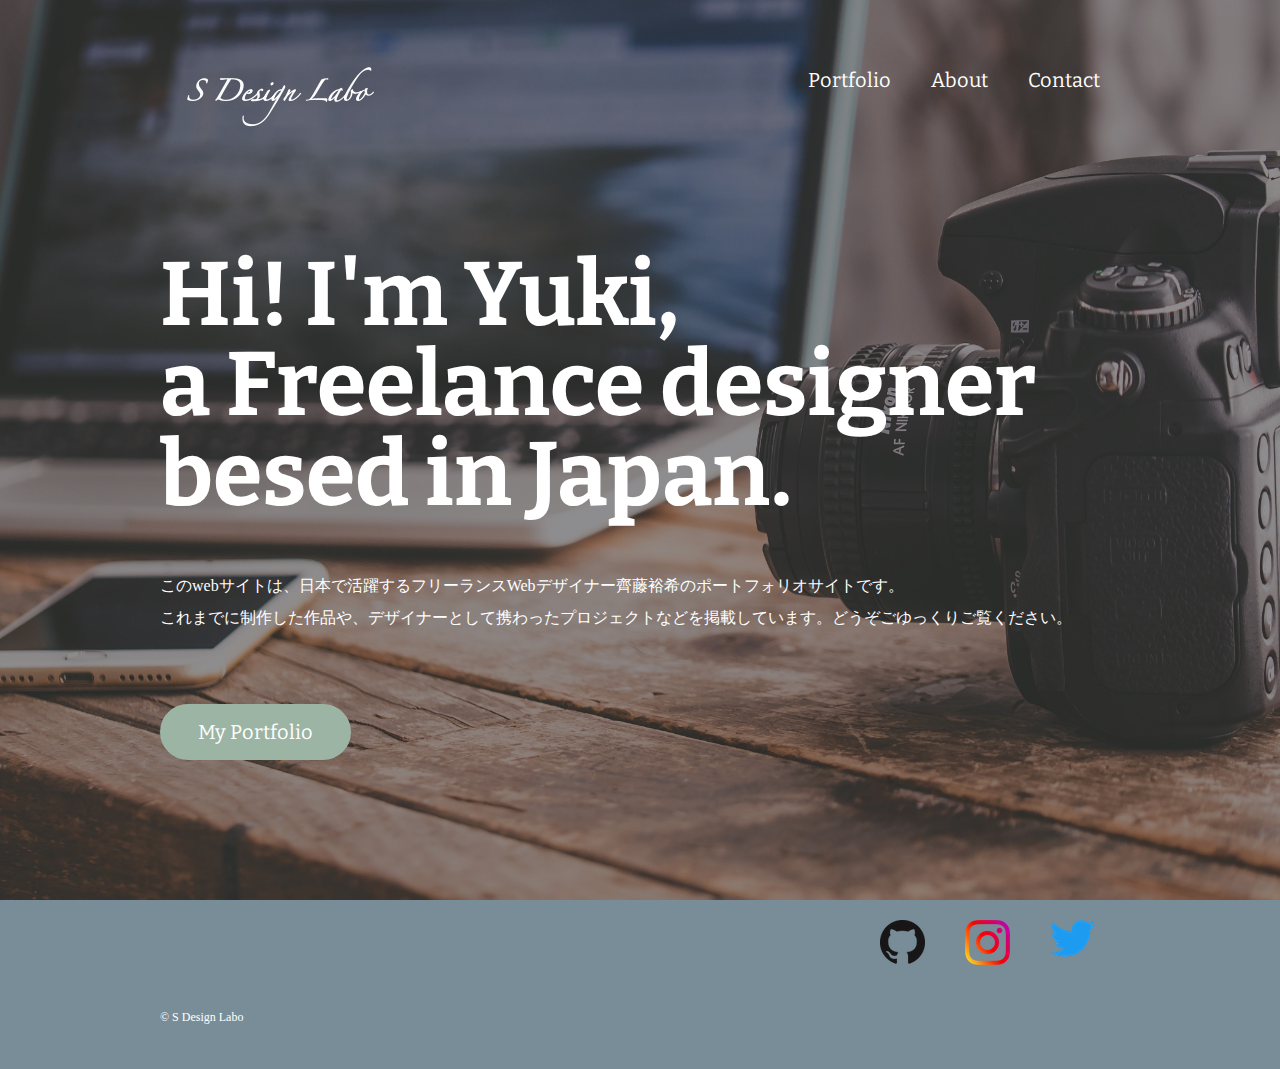
<file: index.html>
<!-- フルスクリーンページ -->
<!DOCTYPE html>
<html>

  <head>
    <meta charset="UTF-8">
    <meta name="viewport" content="width=device-width,initial-scale=1"><!-- viewportの設定 -->
    <title>「S design labo」Official Website</title>
    <link href="https://fonts.googleapis.com/css2?family=Bitter:wght@400;700&display=swap" rel="stylesheet"><!-- GoogleFonts -->
    <link href="css/style.css" rel="stylesheet">
    <link href="images/favicon-b.ico" rel="shortcut icon">
  </head>

  <body id="index">

    <!--header-->

    <header>
      <div class="logo"><a href="index.html"><img src="images/logo-b.png" alt="S design labo"></a></div>
      <nav>
        <ul class="global-nav">
          <li><a href="portfolio.html">Portfolio</a></li>
          <li><a href="about.html">About</a></li>
          <li><a href="contact.html">Contact</a></li>
        </ul>
      </nav>
    </header>

    <!--header-->

    <!--wrap-->

    <div id="wrap">
      <div class="content">
        <h1>Hi! I'm Yuki,<br>a Freelance designer besed in Japan.</h1>
        <p>このwebサイトは、日本で活躍するフリーランスWebデザイナー齊藤裕希のポートフォリオサイトです。<br>
          これまでに制作した作品や、デザイナーとして携わったプロジェクトなどを掲載しています。どうぞごゆっくりご覧ください。</p>
        <p class="btn"> <a href="portfolio.html">My Portfolio</a></p>
      </div>
    </div>

    <!--wrap-->

    <!--footer-->

    <footer>
      <nav>
        <ul class="SNS">
          <li><a href="https://github.com/7sprinkle"><img src="images/GitHub-logo.png" alt="齊藤裕希GitHubアカウント" class=""></a></li>
          <li><a href="https://www.instagram.com/zetsuken0507/"><img src="images/Instagram-logo.png" alt="齊藤裕希Instagramアカウント" class=""></a></li>
          <li><a href="https://twitter.com/AfDvMDgssmpGFT0"><img src="images/Twitter-logo.png" alt="齊藤裕希twitterアカウント" class=""></a></li>
        </ul>
      </nav>
      <small>&copy; S Design Labo</small>
    </footer>

    <!-- footer -->
  </body>
</html>
</file>
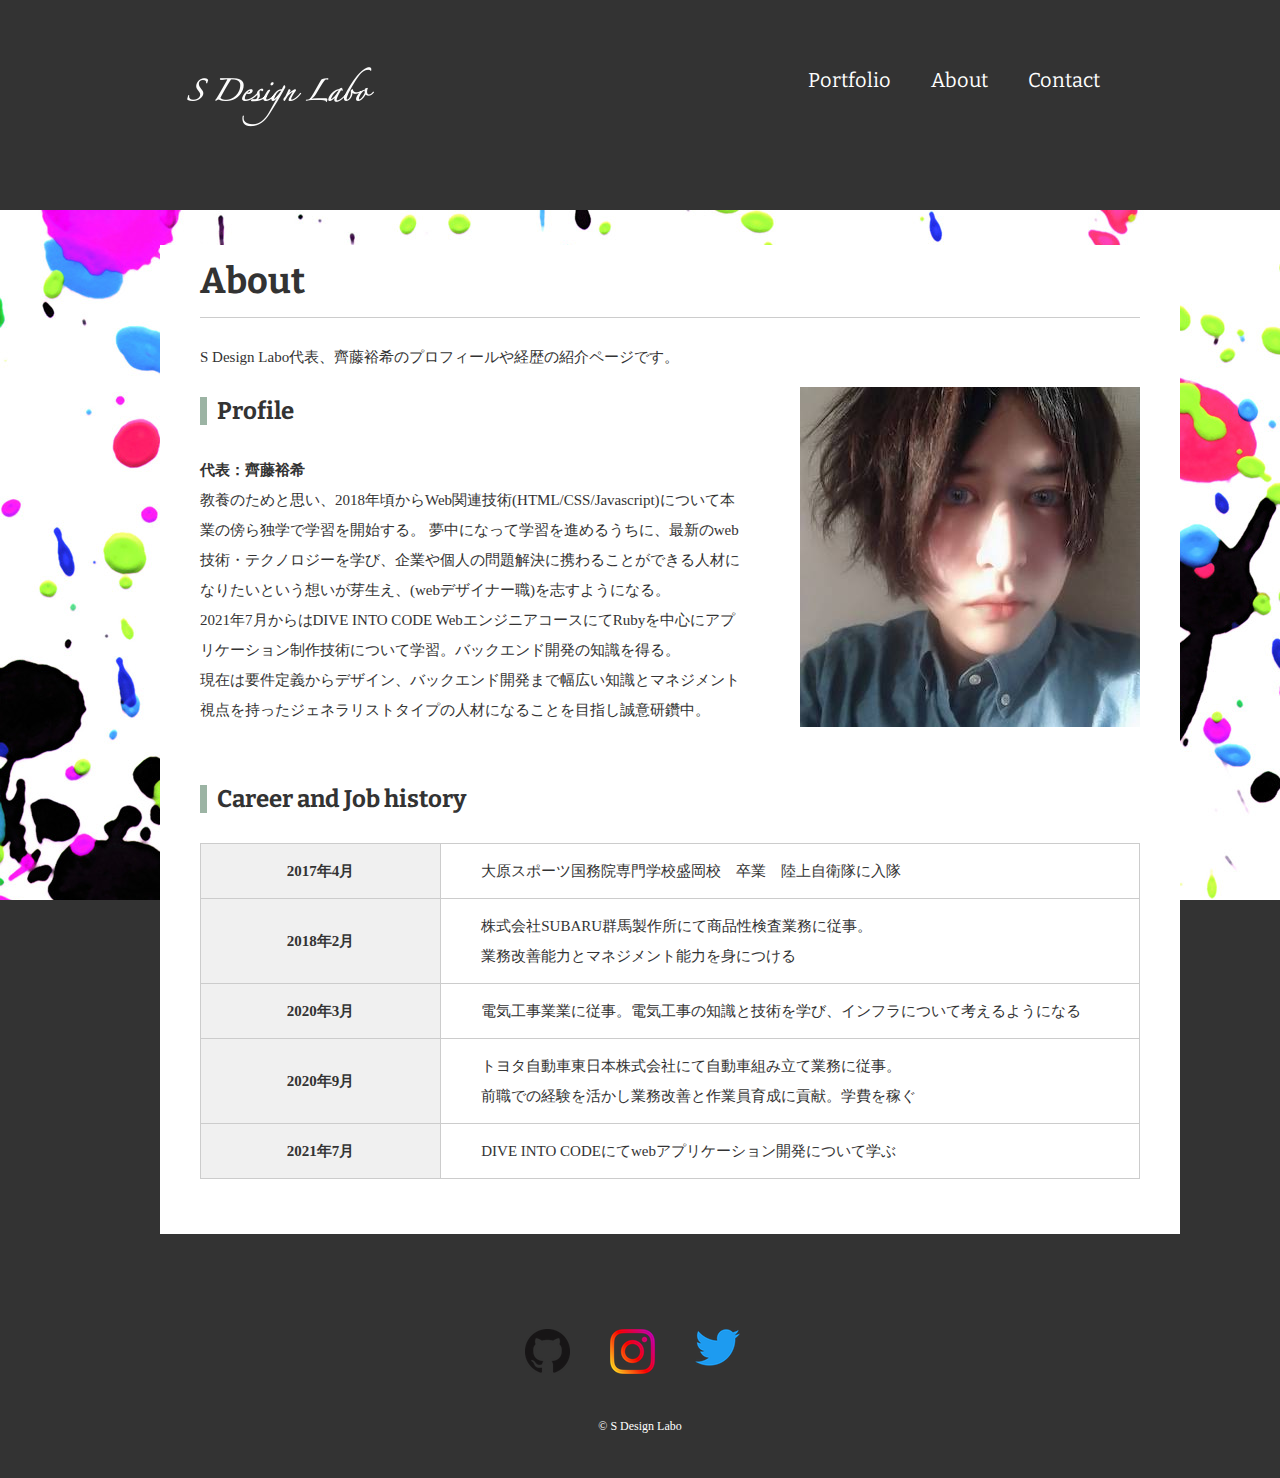
<file: about.html>
<!-- ジングルカラム -->
<!DOCTYPE html>
<html>
  <head>
    <meta charset="UTF-8">
    <meta name="viewport" content="width=device-width,initial-scale=1"><!-- viewportの設定 -->
    <title>About|「S design labo」Official Website</title>
    <link href="https://fonts.googleapis.com/css2?family=Bitter:wght@400;700&display=swap" rel="stylesheet"><!-- GoogleFonts -->
    <link href="css/style.css" rel="stylesheet">
    <link href="images/favicon-b.ico" rel="shortcut icon">
  </head>

  <body id="about">

    <!--header-->

    <header>
      <div class="logo"><a href="index.html"><img src="images/logo-b.png" alt="S design labo"></a></div>
      <nav>
        <ul class="global-nav">
          <li><a href="portfolio.html">Portfolio</a></li>
          <li><a href="about.html">About</a></li>
          <li><a href="contact.html">Contact</a></li>
        </ul>
      </nav>
    </header>

    <!--header-->

    <!--wrap-->

    <div id="wrap">
      <div class="content">
        <div class="main-center">
          <h1>About</h1>
          <p>S Design Labo代表、齊藤裕希のプロフィールや経歴の紹介ページです。</p>
          <section class="profile clearfix">
            <div class="profile-txt">
              <h2 class="icon">Profile</h2>
              <p><span>代表：齊藤裕希</span><br>
                教養のためと思い、2018年頃からWeb関連技術(HTML/CSS/Javascript)について本業の傍ら独学で学習を開始する。
                夢中になって学習を進めるうちに、最新のweb技術・テクノロジーを学び、企業や個人の問題解決に携わることができる人材になりたいという想いが芽生え、(webデザイナー職)を志すようになる。<br>
                2021年7月からはDIVE INTO CODE WebエンジニアコースにてRubyを中心にアプリケーション制作技術について学習。バックエンド開発の知識を得る。<br>
                現在は要件定義からデザイン、バックエンド開発まで幅広い知識とマネジメント視点を持ったジェネラリストタイプの人材になることを目指し誠意研鑽中。
              </p>
            </div>
            <img src="images/about-profile-b.png" alt="齊藤裕希プロフィール画像" class="profile-image">
          </section>
          <section class="career">
            <h2 class="icon">Career and Job history</h2>
            <table>
              <tr>
                <th>2017年4月</th>
                <td>大原スポーツ国務院専門学校盛岡校　卒業　陸上自衛隊に入隊</td>
              </tr>
              <tr>
                <th>2018年2月</th>
                <td>株式会社SUBARU群馬製作所にて商品性検査業務に従事。<br>業務改善能力とマネジメント能力を身につける</td>
              </tr>
              <tr>
                <th>2020年3月</th>
                <td>電気工事業業に従事。電気工事の知識と技術を学び、インフラについて考えるようになる</td>
              </tr>
              <tr>
                <th>2020年9月</th>
                <td>トヨタ自動車東日本株式会社にて自動車組み立て業務に従事。<br>前職での経験を活かし業務改善と作業員育成に貢献。学費を稼ぐ</td>
              </tr>
              <tr>
                <th>2021年7月</th>
                <td>DIVE INTO CODEにてwebアプリケーション開発について学ぶ</td>
              </tr>
            </table>
          </section>
        </div>
      </div>
    </div>

    <!--wrap-->

    <!--footer-->

    <footer>
      <nav>
        <ul class="SNS">
          <li><a href="https://github.com/7sprinkle"><img src="images/GitHub-logo.png" alt="齊藤裕希GitHubアカウント" class=""></a></li>
          <li><a href="https://www.instagram.com/zetsuken0507/"><img src="images/Instagram-logo.png" alt="齊藤裕希Instagramアカウント" class=""></a></li>
          <li><a href="https://twitter.com/AfDvMDgssmpGFT0"><img src="images/Twitter-logo.png" alt="齊藤裕希twitterアカウント" class=""></a></li>
        </ul>
      </nav>
      <small>&copy; S Design Labo</small>
    </footer>

    <!--footer-->

  </body>
</html>
</file>
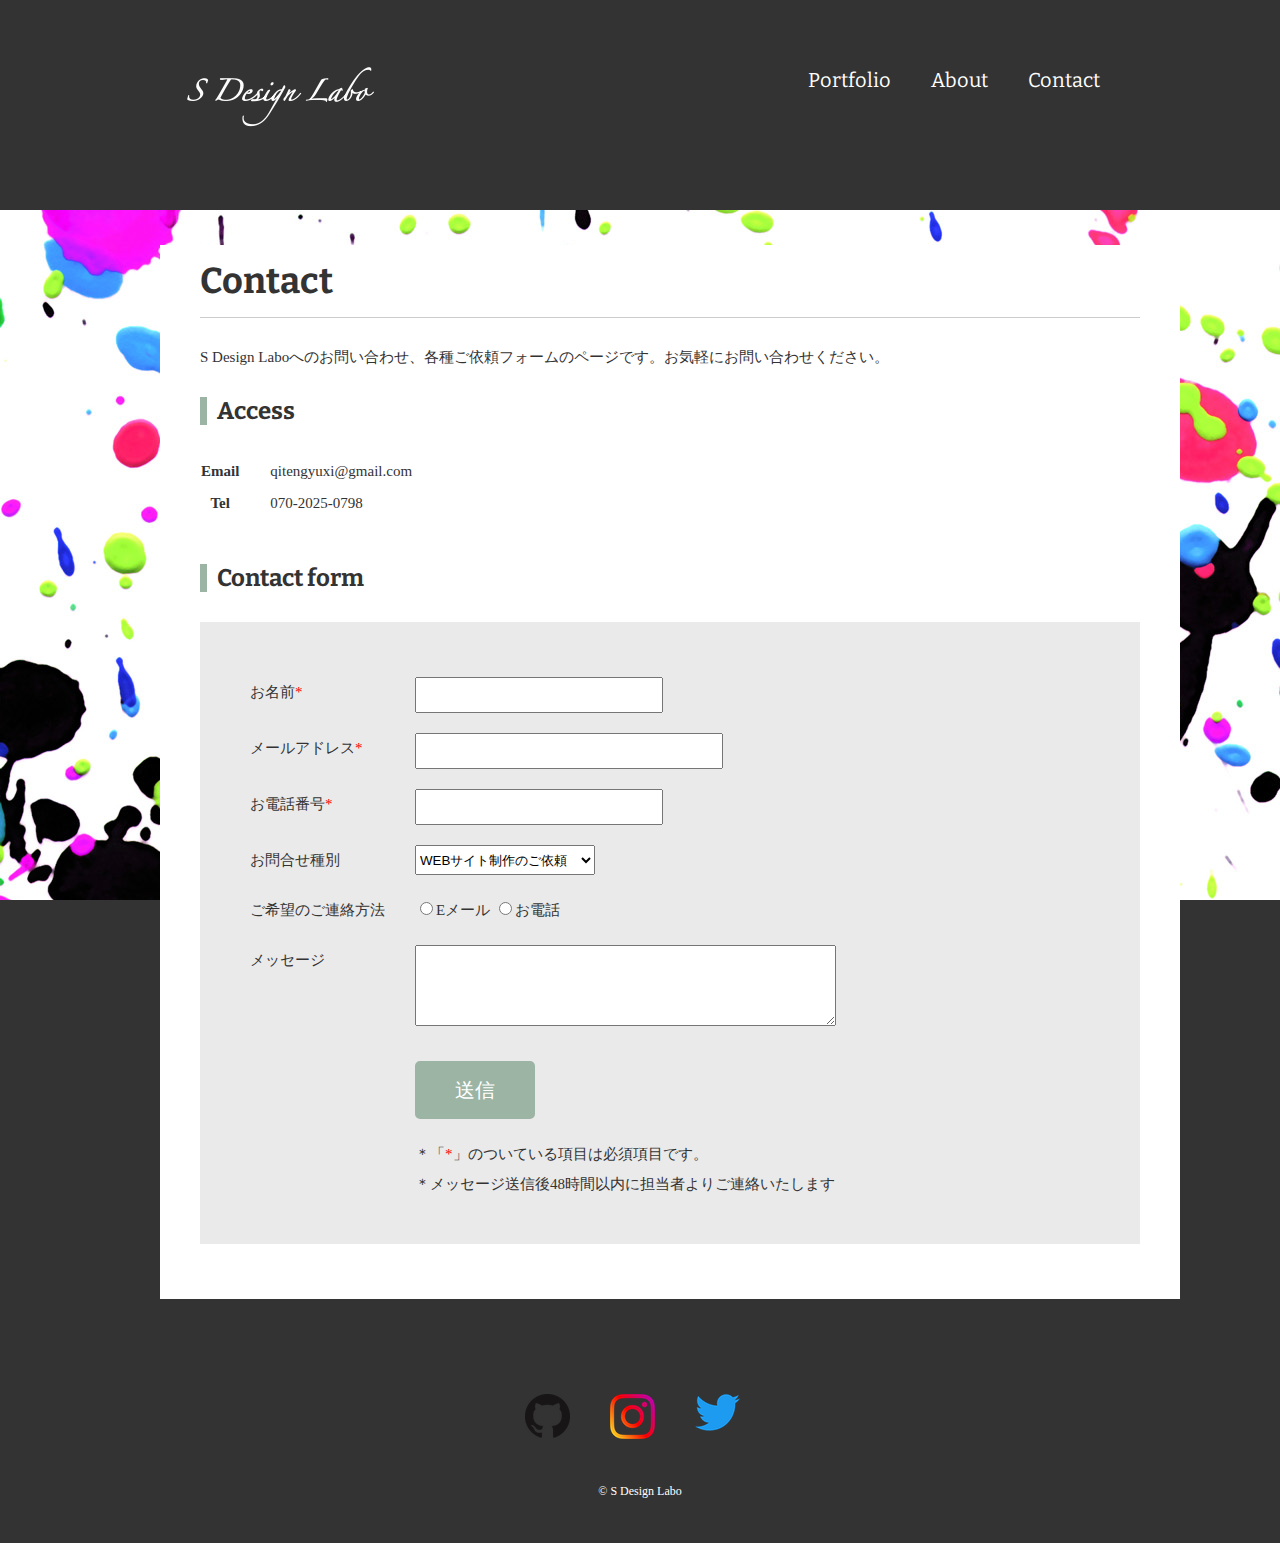
<file: contact.html>
<!DOCTYPE html>
<html>
  <head>
    <meta charset="UTF-8">
    <meta name="viewport" content="width=device-width,initial-scale=1"><!-- viewportの設定 -->
    <title>Contaact|「S design labo」Official Website</title>
    <link href="https://fonts.googleapis.com/css2?family=Bitter:wght@400;700&display=swap" rel="stylesheet"><!-- GoogleFonts -->
    <link href="css/style.css" rel="stylesheet">
    <link href="images/favicon-b.ico" rel="shortcut icon"><!-- ファビコンリンク -->
  </head>
  <body id="contact">

    <!--header-->

    <header>
      <div class="logo"><a href="index.html"><img src="images/logo-b.png" alt="S design labo"></a></div>
      <nav>
        <ul class="global-nav">
          <li><a href="portfolio.html">Portfolio</a></li>
          <li><a href="about.html">About</a></li>
          <li><a href="contact.html">Contact</a></li>
        </ul>
      </nav>
    </header>

    <!--header-->

    <!--wrap-->

    <div id="wrap">
      <div class="content">
       <div class="main-center">
         <h1>Contact</h1>
         <p>S Design Laboへのお問い合わせ、各種ご依頼フォームのページです。お気軽にお問い合わせください。</p>
         <section class="access clearfix">
           <h2 class="icon">Access</h2>
           <table>
             <tr>
               <th>Email</th>
               <td>qitengyuxi@gmail.com</td>
             </tr>
             <tr>
               <th>Tel</th>
               <td>070-2025-0798</td>
             </tr>
           </table>
           <!-- <iframe src="https://www.google.com/maps/embed?pb=!1m14!1m12!1m3!1d5473.047518931226!2d139.11237510220428!3d34.87669728247108!2m3!1f0!2f0!3f0!3m2!1i1024!2i768!4f13.1!5e0!3m2!1sja!2sjp!4v1646889775361!5m2!1sja!2sjp" width="460" height="220" style="border:0;" allowfullscreen="" loading="lazy"></iframe> -->
         </section>
         <section>
           <h2 class="icon">Contact form</h2>
           <div class="form">
             <form action="">
               <dl>
                 <dt><span class="required">お名前</span></dt>
                 <dd><input type="text" name="name" class="name" required></dd>
                 <dt><span class="required">メールアドレス</span></dt>
                 <dd><input type="email" name="email" class="email" required></dd>
                 <dt><span class="required">お電話番号</span></dt>
                 <dd><input type="tel" name="tel" class="tel"></dd>
                 <dt>お問合せ種別</dt>
                 <dd>
                   <select name="type" class="type">
                     <option value="WEBサイト制作のご依頼">WEBサイト制作のご依頼</option>
                     <option value="撮影のご依頼">撮影のご依頼</option>
                     <option value="その他お問合せ">その他お問合せ</option>
                   </select>
                 </dd>
                 <dt>ご希望のご連絡方法</dt>
                 <dd>
                   <input type="radio" name="contact" value="Eメール">Eメール
                   <input type="radio" name="contact" value="お電話">お電話
                 </dd>
                 <dt>メッセージ</dt>
                 <dd><textarea name="message" class="massage" cols="50" rows="5"></textarea></dd>
               </dl>
               <button type="submit" class="btn">送信</button>
               <div class="attention">
                 <p>＊「<span class="required"></span>」のついている項目は必須項目です。<br>＊メッセージ送信後48時間以内に担当者よりご連絡いたします</p>
               </div>
             </form>
           </div>
         </section>
       </div>
      </div>
    </div>

    <!--wrap-->

    <!--footer-->

    <footer>
      <nav>
        <ul class="SNS">
          <li><a href="https://github.com/7sprinkle"><img src="images/GitHub-logo.png" alt="齊藤裕希GitHubアカウント" class=""></a></li>
          <li><a href="https://www.instagram.com/zetsuken0507/"><img src="images/Instagram-logo.png" alt="齊藤裕希Instagramアカウント" class=""></a></li>
          <li><a href="https://twitter.com/AfDvMDgssmpGFT0"><img src="images/Twitter-logo.png" alt="齊藤裕希twitterアカウント" class=""></a></li>
        </ul>
      </nav>
      <small>&copy; S Design Labo</small>
    </footer>

    <!--footer-->

  </body>
</html>
</file>
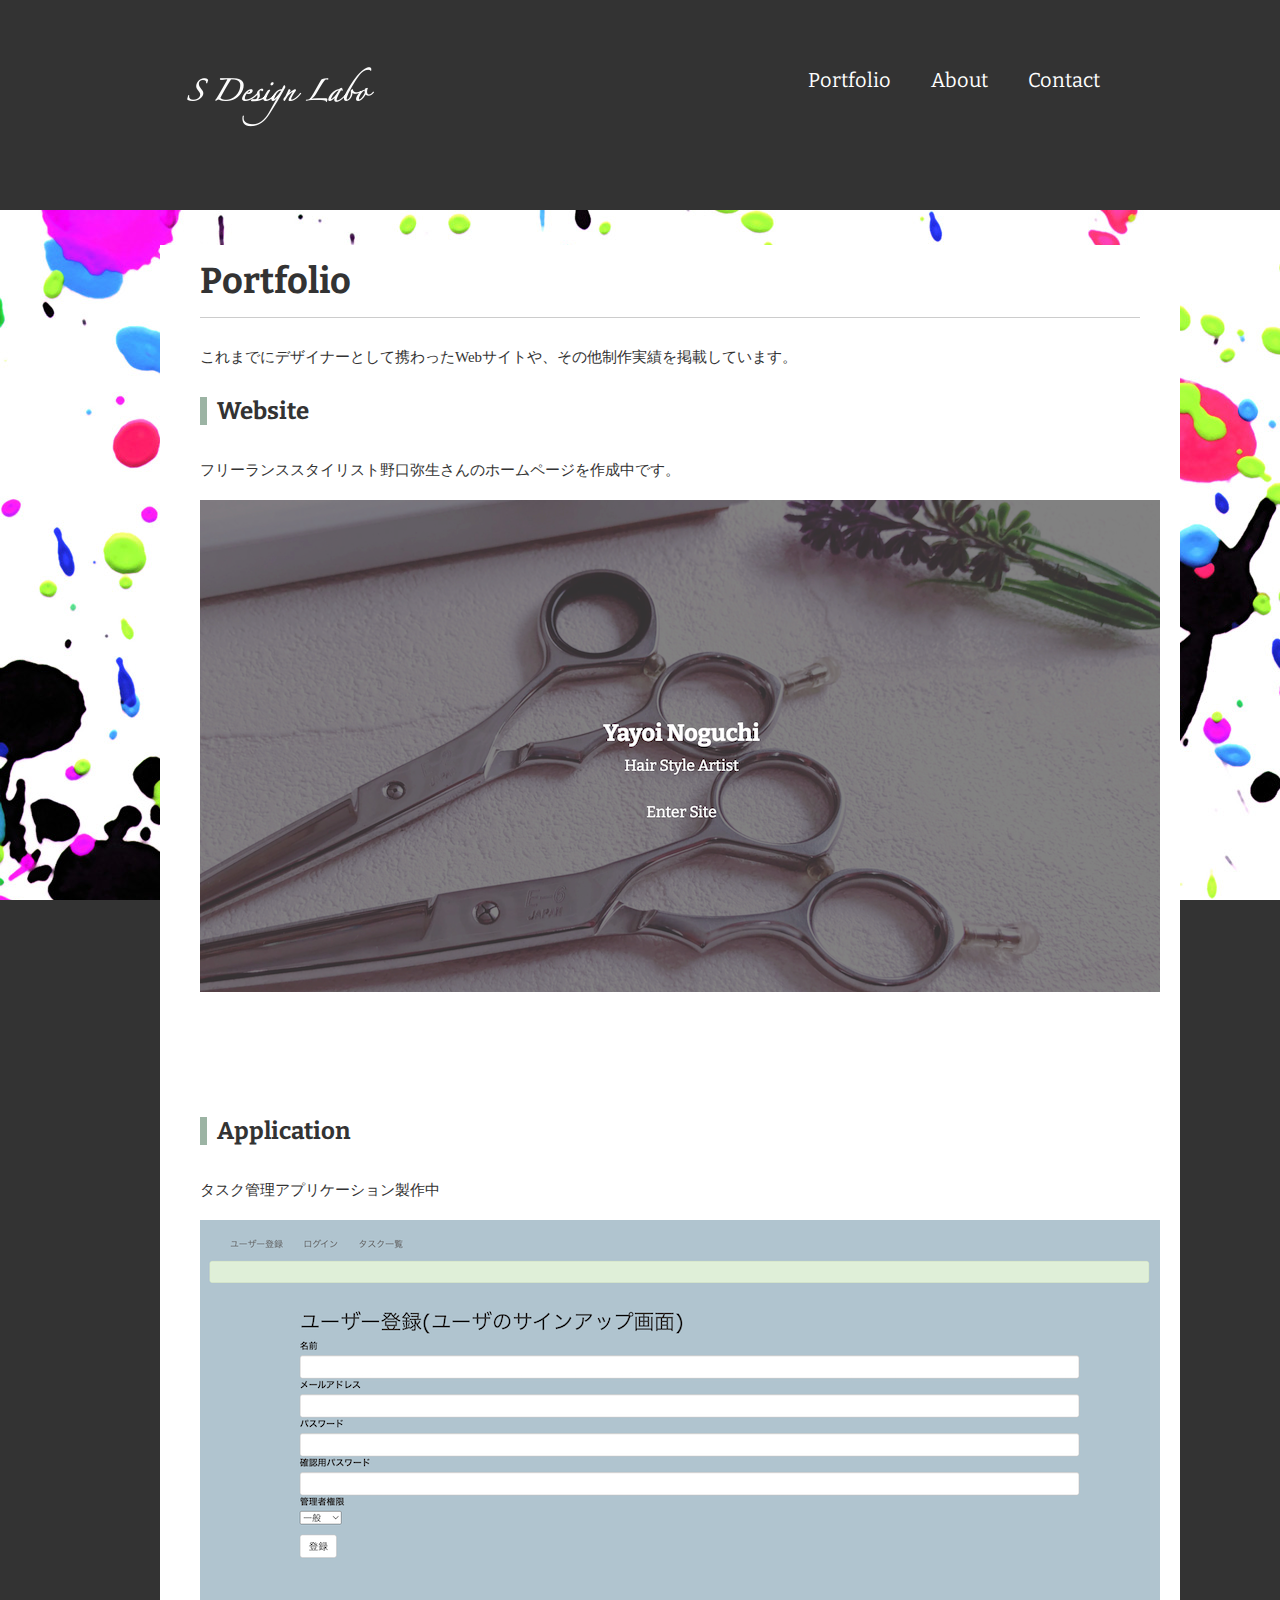
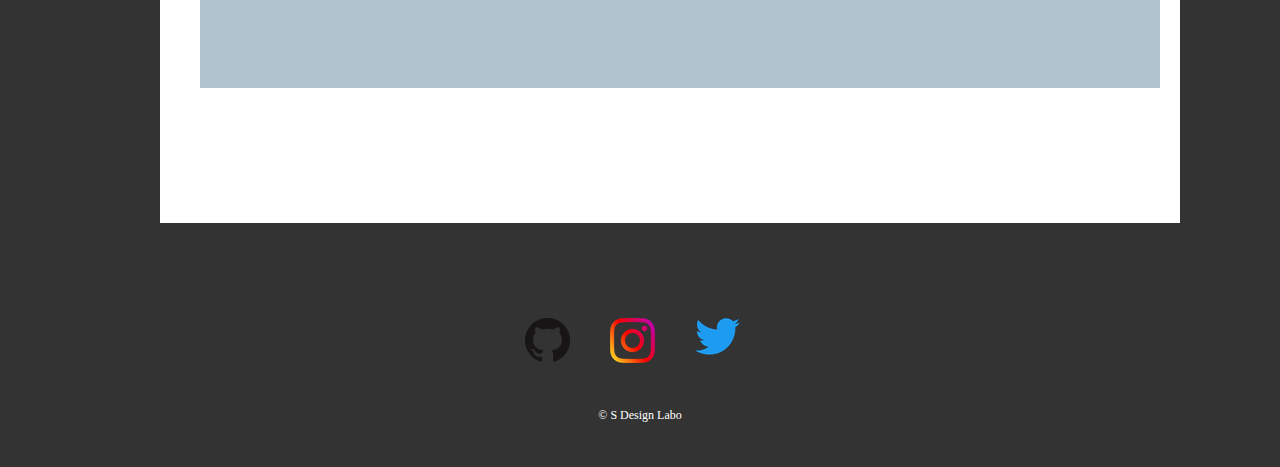
<file: portfolio.html>
<!DOCTYPE html>
<html>
  <head>
    <meta charset="UTF-8">
    <meta name="viewport" content="width=device-width,initial-scale=1"><!-- viewportの設定 -->
    <title>Portfolio|「S design labo」Official Website</title>
    <link href="https://fonts.googleapis.com/css2?family=Bitter:wght@400;700&display=swap" rel="stylesheet"><!-- GoogleFonts -->
    <link href="css/style.css" rel="stylesheet">
    <link href="images/favicon-b.ico" rel="shortcut icon"><!-- ファビコンリンク -->
  </head>
  <body id="portfolio">

    <!--header-->

    <header>
      <div class="logo"><a href="index.html"><img src="images/logo-b.png" alt="S design labo"></a></div>
      <nav>
        <ul class="global-nav">
          <li><a href="portfolio.html">Portfolio</a></li>
          <li><a href="about.html">About</a></li>
          <li><a href="contact.html">Contact</a></li>
        </ul>
      </nav>
    </header>

    <!--header-->

    <!--wrap-->

    <div id="wrap" class="clearfix">
      <div class="content">
        <div class="main">
          <h1>Portfolio</h1>
          <p>これまでにデザイナーとして携わったWebサイトや、その他制作実績を掲載しています。</p>
          <section id="website">
            <h2 class="icon">Website</h2>
            <p>フリーランススタイリスト野口弥生さんのホームページを作成中です。</p>
            <ul class="clearfix work-list">
              <li><a href="https://7sprinkle.github.io/NY_hair_2/"><img src="images/pf_1.png" alt="Yayoi Noguchi Hiar Style Artist"></a></li>
            </ul>
          </section>
          <section id="application">
            <h2 class="icon">Application</h2>
            <p>タスク管理アプリケーション製作中</p>
            <ul class="clearfix work-list">
              <li><a href="https://serene-woodland-35367.herokuapp.com/"><img src="images/pf_2.png" alt="タスク管理アプリケーション"></a></li>
            </ul>
          </section>
        </div>
      </div>
    </div>

    <!--wrap-->

    <!--footer-->
    <footer>
      <nav>
        <ul class="SNS">
          <li><a href="https://github.com/7sprinkle"><img src="images/GitHub-logo.png" alt="齊藤裕希GitHubアカウント" class=""></a></li>
          <li><a href="https://www.instagram.com/zetsuken0507/"><img src="images/Instagram-logo.png" alt="齊藤裕希Instagramアカウント" class=""></a></li>
          <li><a href="https://twitter.com/AfDvMDgssmpGFT0"><img src="images/Twitter-logo.png" alt="齊藤裕希twitterアカウント" class=""></a></li>
        </ul>
      </nav>
      <small>&copy; S Design Labo</small>
    </footer>

    <!--footer-->

  </body>
</html>
</file>
<file: css/style.css>
@charset "utf-8";

/* ベーススタイル指定 */
body{
  margin: 0;
  padding: 0;
  background-color: #788d98;
  color: #333333;
  font-size: 15px;
  line-height: 2;
}

/* リセットCSS */
p,h1,h2,h3,h4,h5,h6 {
  margin-top: 0;
}

img{
  vertical-align: bottom;/* 垂直方向揃え指定 */
}

ul{
  margin: 0;
  padding: 0;
}

/* リンクの書式・装飾指定 */
a{/* 通常時 */
  color: #3583aa;
  text-decoration: none;
}

a:visited{/* 訪問済 */
  color: #788d98;
}

a:hover{/* ホバー時 */
  text-decoration: underline;
}

/* headerエリアのスタイル指定 */
header{
  width: 960px;
  height: 100px;
  margin: 0 auto;
}

/* class属性をセレクタにする　.クラス名{} */
/* ロゴを左寄せ */
.logo{
  float: left;
  margin-top: 50px;
}
/* メニューを右寄せ */
.global-nav{
  float: right;
  margin-top: 60px;
}
/* メニュー項目を横並びに */
.global-nav li{
  float: left;
  margin: 0 20px;
  font-size: 20px;
  list-style: none;/*行頭アイコン非表示*/
  font-family: 'Bitter', serif;/*GoogleFonts*/
}

/* メニューのリンクカラーだけ白に指定 */
.global-nav li a{
  color: #ffffff;
}

.global-nav li a:hover{
  border-bottom: 1px solid #ffffff;
  padding-bottom: 3px;
  text-decoration: none;/*下線を解除*/
}

/* コンテンツエリア(wrap)のスタイル指定 */
/* id属性をセレクタにする #id名{} */
#wrap{/*子孫セレクタ*/
  clear: both;/* floatによる左右への回り込みを解除 */
  /* background-color: #ffffff; */
  background-image: url(../images/wallpaper-color.jpeg);
  background-attachment: fixed;
  margin-top: 110px;
  padding: 35px 0;
}

.content{
  width: 960px;
  margin: 0 auto;
}

/* footerエリアのスタイル指定 */
footer{
  text-align: center;/*文字の中央揃え*/
  color: #ffffff;
  padding: 40px 0;/*内側上下に余白*/
  background-color: #333333;/* 背景色を指定 */
  margin: 0 auto;
}
/* コピーライト表記フォントサイズ調整 */
footer small{
  padding-top: 40px;
  font-size: 12px;
  display: block;
  clear: both;
}


.SNS{
  width: 270px;
	margin: auto;
  padding-top: 20px;
}

.SNS li{
  float: left;
  margin: 0 20px;
  list-style: none;
}

/* topページのスタイル指定 */
#index h1{/*子孫セレクタ*/
  font-size: 90px;
  line-height: 1;
  color: #ffffff;
  font-family: 'Bitter', serif;
  margin-bottom: 50px;
  border: none;/* h1下の下線を削除 */
}

#index #wrap {
  background-image: none;
}

#index .content{
  margin-top: 150px;
}

#index p{
  font-size: 16px;
  color: #ffffff;
}

/*ボタンの装飾*/
.btn a{
  background-color: #9cb4a4;
  color: #ffffff;
  font-size: 20px;
  font-family: 'Bitter', serif;
  width: 185px;
  display: block;/* インライン要素をブロック要素として扱う*/
  text-align: center;
  line-height: 50px;
  margin-top: 70px;
  border-radius: 30px;
  border: 3px solid #9cb4a4;
}

.btn a:hover{
  text-decoration: none;
  background-color: #ffffff;
  color: #9cb4a4;
}
/* footerの要素を左に寄せる */
#index footer{
  width: 960px;
  margin: 100px auto 0 auto;/* 上部に余白 */
  text-align: left;
  background-color: transparent;/* footerエリアの背景色を透過 */
}

#index footer .SNS{
  width: 270px;
	margin: 0 0 0 700px;
  padding-top: 20px;
}

#index .SNS li{
  float: left;
  margin: 0 20px;
  list-style: none;
}
/* 背景画像設定 */
#index {
  background-image: url(../images/bg-index-b.jpg);/* 背景画像指定 */
  background-repeat: no-repeat;/* 画像の繰り返し解除 */
  background-position: center center;/* 画像開始位置指定 */
  background-attachment: fixed;/* 背景画像固定 */
  background-size: cover;/* 背景画像大きさ指定 */
}
/* プロフィールページのスタイル指定 */
#about {
  background-color: #333333;
  /* background-image: url(../images/bg-about.jpg);背景画像指定 */
  background-repeat: no-repeat;/* 画像の繰り返し解除 */
  background-position: center top;/* 画像開始位置指定 */
  background-attachment: fixed;/* 背景画像固定 */
  background-size: 100% auto;/* 背景画像大きさ指定 */
}
/* メインエリアの幅を指定 */
.main-center {
  width: 940px;
  padding: 0 40px 20px;
  margin: 0 auto;
  background-color:#ffffff ;
}
/* 大見出しのスタイル指定 */
h1 {
  font-family: 'Bitter', serif;
  font-size: 36px;
  border-bottom: 1px solid #cccccc;
}
/* 中見出しのスタイル指定 */
h2 {
  font-family: 'Bitter', serif;
  font-size: 24px;
}
/* 中見出しのアイコン */
.icon:before {
  content: "";
  padding-right: 10px;
  border-left: 7px solid #9cb4a4;
}

/* プロフィールセクションレイアウト */
/* プロフィール文の横幅調整と左寄せ */
#about .profile-txt {
  width: 540px;
  float: left;
}
/* 「代表：山田太郎」を太字にする */
#about .profile-txt span {
  font-weight: bold;
}
/* プロフィール写真を右に配置する */
#about .profile-image {
  float: right;
}
/* 「 Career and job history」の回り込みを解除 */
.clearfix:after {
  content: "";
  display: block;
  clear: both;
}
/* セクション間の余白を調整 */
section {
  margin-bottom: 35px;
}

/* 表の装飾 */
/* 見出しセルのスタイル指定 */
#about .career th {
  width: 240px;/* 見出しセルの幅 */
  background-color: #f0f0f0;/* 見出しセルの背景色 */
  padding: 12px 0;/* 見出しセルの上下幅 */
  border: 1px solid #cccccc;/* 見出しセルの罫線を装飾 */
}
/* データセルのスタイル指定 */
#about .career td {
  width: 660px;/* 横幅 */
  padding: 12px 0 12px 40px;/* 上下幅 */
  border: 1px solid #cccccc;/* 罫線 */
}
/* セル間の隙間を調整 */
table {
  border-spacing: 0;/* セル間の隙間を調整 */
  border-collapse: collapse;/* 罫線を重ねて表示 */
}

/* index.htmlに影響をあたえている部分を修正 */
#index #wrap {
  background-color: transparent;/* 背景を透明にする */
  margin-top: 0;/* 余白の設定を解除 */
  padding: 0;/* 余白の設定を解除 */
}

/* ポートフォリオページのスタイル指定 */
#portfolio {
  background-color: #333333;
  /* background-image: url(../images/bg-portfolio.jpg);背景(メインビジュアル)画像指定 */
  background-repeat: no-repeat;/* 画像の繰り返し解除 */
  background-position: center top;/* 画像開始位置指定 */
  background-attachment: fixed;/* 背景画像固定 */
  background-size: 100% auto;/* 背景画像大きさ指定 */
}
/* メインエリアのレイアウト指定 */
.main {
  width: 940px;
  margin: 0 auto;
  padding: 0 40px 20px;
  background-color:#ffffff ;
}

#portfolio .work-list li {
  float: left;
  list-style: none;
  margin: 0 140px 80px 0;
}

#portfolio .work-list li:nth-child(3n) {
  margin-right: 0;
}

/* お問合せページのスタイル指定 */
#contact {
  background-color: #333333;
  /* background-image: url(../images/bg-contact.jpg);背景(メインビジュアル)画像指定 */
  background-repeat: no-repeat;/* 画像の繰り返し解除 */
  background-position: center top;/* 画像開始位置指定 */
  background-attachment: fixed;/* 背景画像固定 */
  background-size: 100% auto;/* 背景画像大きさ指定 */
}

/* アクセスセクションのレイアウト */
#contact .access table {
  float: left;/* table要素を左寄せ */
}
/* 表組みを装飾 */
#contact .access th
#contact .access td {
  text-align: left;/* テキスト表示位置左よせ */
  vertical-align: top;/* テキスト表示位置上端揃え */
  line-height:2.5 ;/* 行間指定 */
}
/* 見出しせるとデータセルの間に余白を入れる */
#contact .access td {
  padding-left: 30px;
}
/* マップの表示位置を調整 */
#contact .access iframe {
  width: 460px;
  float: right;
}

/* フォームセクションのスタイル指定 */
#contact .form {
  background-color: #eaeaea;/* 背景色指定 */
  padding: 30px 50px;/* 余白指定 */
}
/* 各項目表示エリア指定 */
#contact .form dl dt {
  width: 165px;
  padding: 10px 0;
  float: left;/* 項目と入力欄を横並びにする */
  clear: both;/* 項目の回り込みを解除 */
}
/* 項目と入力欄の高さを合わせる */
#contact .form dl dd {
  padding: 10px 0;
}
/* 名前入力欄のサイズ指定 */
#contact .form .name {
  width: 240px;
  height: 30px;
}
/* メールアドレス入力欄サイズ指定 */
#contact .form .email {
  width: 300px;
  height: 30px;
}
/* 電話番号入力欄サイズ指定 */
#contact .form .tel {
  width: 240px;
  height: 30px;
}
/* 問い合わせ種別サイズ指定 */
#contact .form .type {
  width: 180px;
  height: 30px;
}
/* メッセージ入力欄サイズ指定 */
#contact .form .message {
  width: 660px;
  height: 150px;
}
/* 送信ボタンのスタイル指定 */
#contact .form button {
  background-color: #9cb4a4;
  color: #ffffff;
  font-size: 20px;
  width: 120px;
  display: block;/* インライン要素をブロック要素として扱う*/
  text-align: center;
  line-height: 50px;
  border-radius: 5px;
  border: 3px solid #9cb4a4;
  margin-left: 165px;/* ボタン表示位置調整 */
}
/* ホバー時のスタイル指定 */
#contact .form button:hover {
  background-color: #ffffff;
  color: #9cb4a4;
  cursor: pointer;/* カーソル(ポインタ)形状指定 */
}
/* 必須項目のマークを指定 */
#contact .form .required::after {
  content: "*";
  color: #ff0000;
}
/* 注意書きの位置指定 */
#contact .form .attention {
  margin: 20px 0 0 165px;
}

/* メディアクエリ レスポンシブ対応 */
@media screen and (max-width:600px) {/* 画面サイズが600px以下の場合に適用 */
  
  body {
    font-size: 3.5vw;
  }

  h1 {
    font-size: 7.2vw;
  }

  h2 {
    font-size: 6vw;
  }
  /* headerの幅と左右のmargin指定 */
  header {
    width: auto;
    margin: 0 5%;
  }
  /* ロゴの位置を調整 */
  .logo {
    float: none;/* float解除 */
    margin-top: 20px;
    text-align: center;/* 中央揃え */
  }
  /* ナビの位置を調整 */
  .global-nav {
    float: none;/* float解除 */
    margin: 10px 0 20px 0;
    text-align: center;/* 中央揃え */
  }

  .global-nav li {
    display: inline;/* インライン要素に変更 */
    float: none;/* float解除 */
    margin: 0 8px;
  }
  /* コンテンツ全体の表示位置調整 */
  #wrap {
    margin-top: 40px;
    padding: 35px 0 0;
  }
  /* コンテンツエリアの横幅指定 */
  .content {
    width: 100%;
  }
  /* メインエリアの横幅・余白指定 */
  .main {
    float: none;
    width: auto;
    margin: 0 5%;
  }
  /* 画像の調整 */
  h2 img {
    max-width: 100%;
  }
  /* メインビジュアル入れ替え */
  #portfolio {
    background-image: url(../images/bg-portfolio-sp.jpg);
  }
  /* サイドバーの位置・幅調整 */
  .sidebar {
    width: auto;
    float: none;/* float解除 */
    margin: 0;
    padding: 30px 10% 10px;/* 上30px 左右10％ 下10px */
    background-color: #f7f6f4;/* 背景色指定 */
  }
}
</file>
